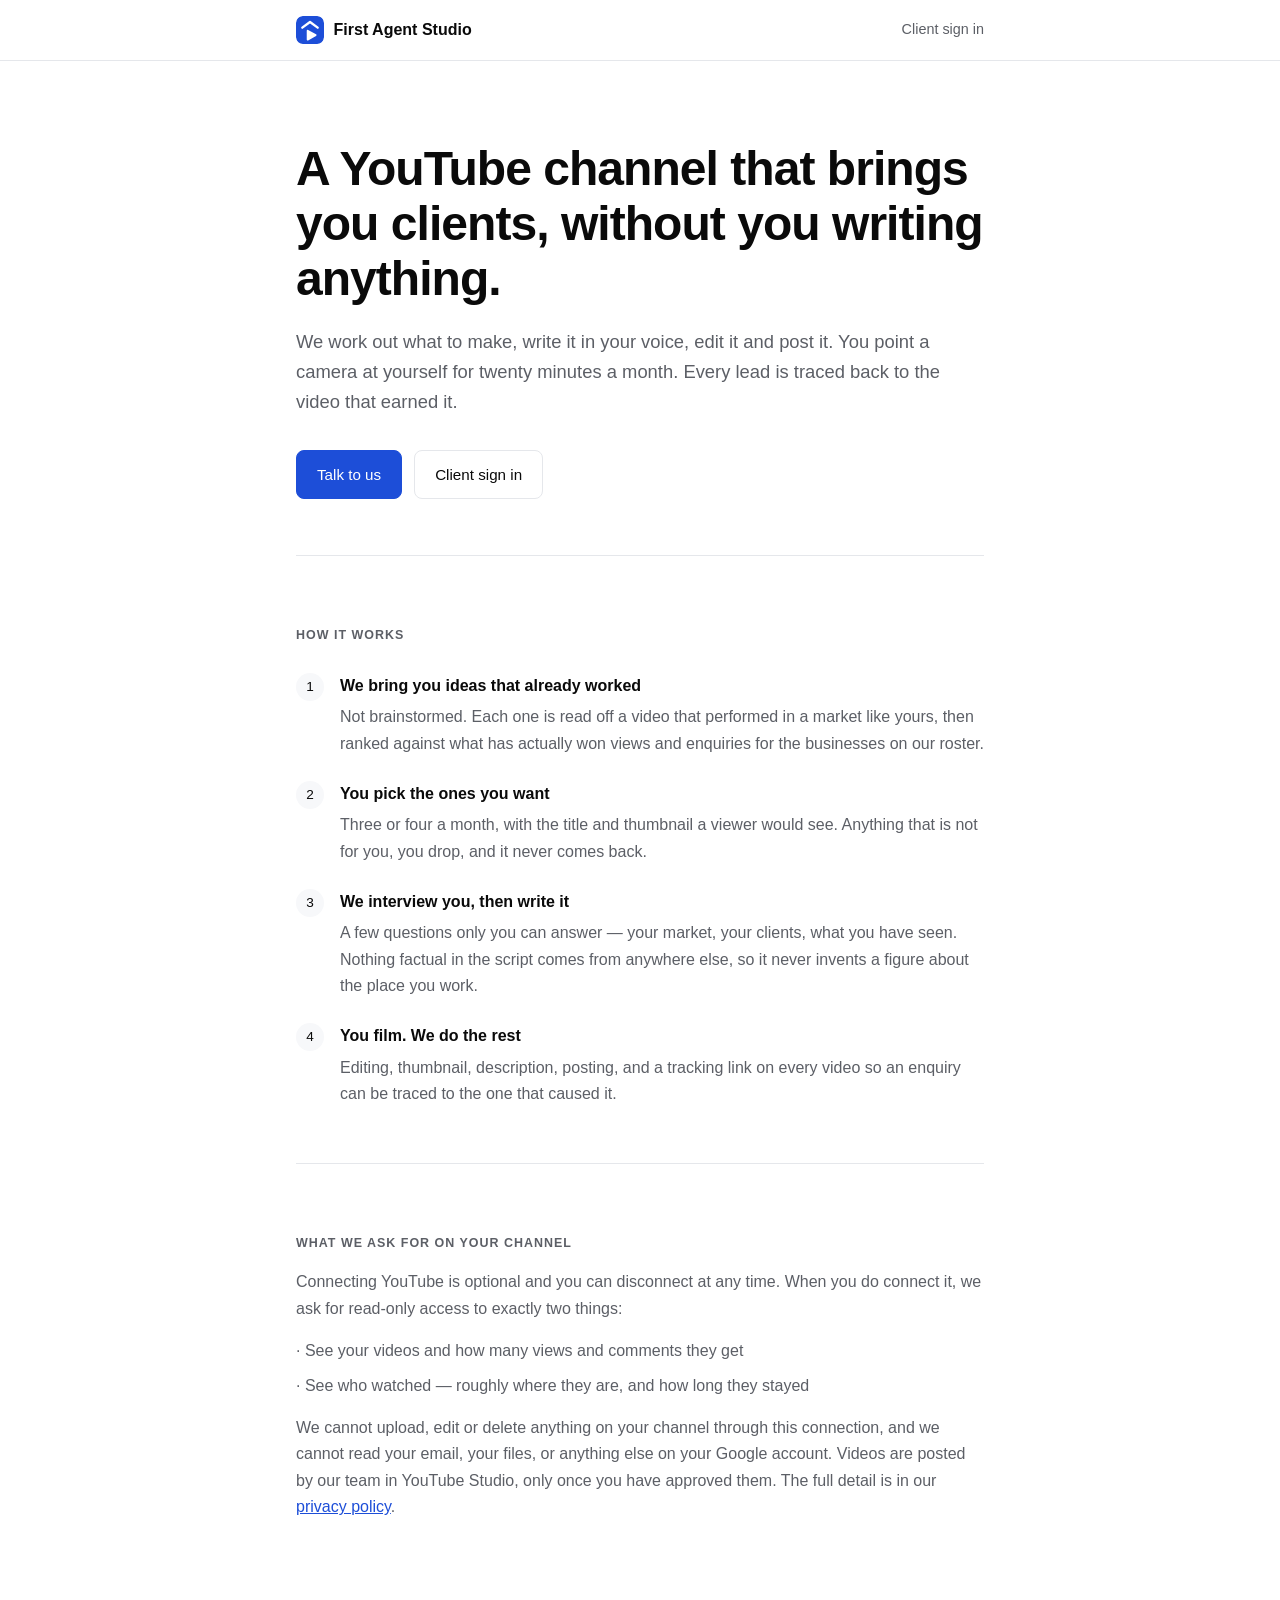
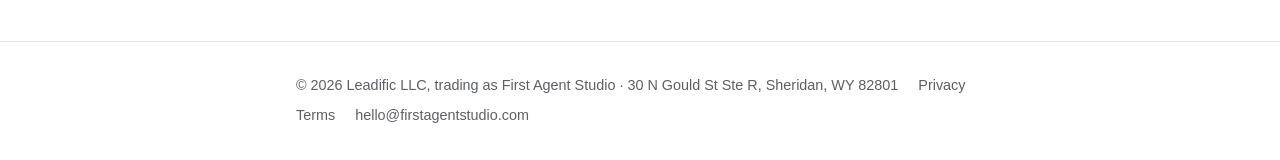
<file: index.html>
<!doctype html>
<html lang="en">
<head>
<meta charset="utf-8">
<meta name="viewport" content="width=device-width, initial-scale=1">
<title>First Agent Studio</title>
<meta name="description" content="YouTube production and lead attribution for local businesses. We work out what to make, write it in your voice, edit it and post it.">
<link rel="icon" href="logo.svg">
<link rel="stylesheet" href="styles.css">
</head>
<body>
<header><div class="wrap">
  <a class="brand" href="/"><img src="logo.svg" alt="">First Agent Studio</a>
  <nav><a href="https://app.firstagentstudio.com">Client sign in</a></nav>
</div></header>

<main class="wrap">
  <section>
    <h1>A YouTube channel that brings you clients, without you writing anything.</h1>
    <p class="lede">
      We work out what to make, write it in your voice, edit it and post it. You point a
      camera at yourself for twenty minutes a month. Every lead is traced back to the video
      that earned it.
    </p>
    <div class="actions">
      <a class="btn" href="mailto:hello@firstagentstudio.com?subject=First%20Agent%20Studio">Talk to us</a>
      <a class="btn ghost" href="https://app.firstagentstudio.com">Client sign in</a>
    </div>
  </section>

  <section>
    <p class="eyebrow">How it works</p>
    <ol class="steps">
      <li><span class="n">1</span><div>
        <strong>We bring you ideas that already worked</strong>
        <p>Not brainstormed. Each one is read off a video that performed in a market like
        yours, then ranked against what has actually won views and enquiries for the
        businesses on our roster.</p>
      </div></li>
      <li><span class="n">2</span><div>
        <strong>You pick the ones you want</strong>
        <p>Three or four a month, with the title and thumbnail a viewer would see. Anything
        that is not for you, you drop, and it never comes back.</p>
      </div></li>
      <li><span class="n">3</span><div>
        <strong>We interview you, then write it</strong>
        <p>A few questions only you can answer — your market, your clients, what you have
        seen. Nothing factual in the script comes from anywhere else, so it never invents a
        figure about the place you work.</p>
      </div></li>
      <li><span class="n">4</span><div>
        <strong>You film. We do the rest</strong>
        <p>Editing, thumbnail, description, posting, and a tracking link on every video so an
        enquiry can be traced to the one that caused it.</p>
      </div></li>
    </ol>
  </section>

  <section>
    <p class="eyebrow">What we ask for on your channel</p>
    <p>Connecting YouTube is optional and you can disconnect at any time. When you do connect
    it, we ask for read-only access to exactly two things:</p>
    <ul class="plain">
      <li>See your videos and how many views and comments they get</li>
      <li>See who watched — roughly where they are, and how long they stayed</li>
    </ul>
    <p>We cannot upload, edit or delete anything on your channel through this connection, and
    we cannot read your email, your files, or anything else on your Google account. Videos are
    posted by our team in YouTube Studio, only once you have approved them. The full detail is
    in our <a href="privacy.html">privacy policy</a>.</p>
  </section>
</main>

<footer><div class="wrap">
  <span>© 2026 Leadific LLC, trading as First Agent Studio · 30 N Gould St Ste R, Sheridan, WY 82801</span>
  <a href="privacy.html">Privacy</a>
  <a href="terms.html">Terms</a>
  <a href="mailto:hello@firstagentstudio.com">hello@firstagentstudio.com</a>
</div></footer>
</body>
</html>
</file>
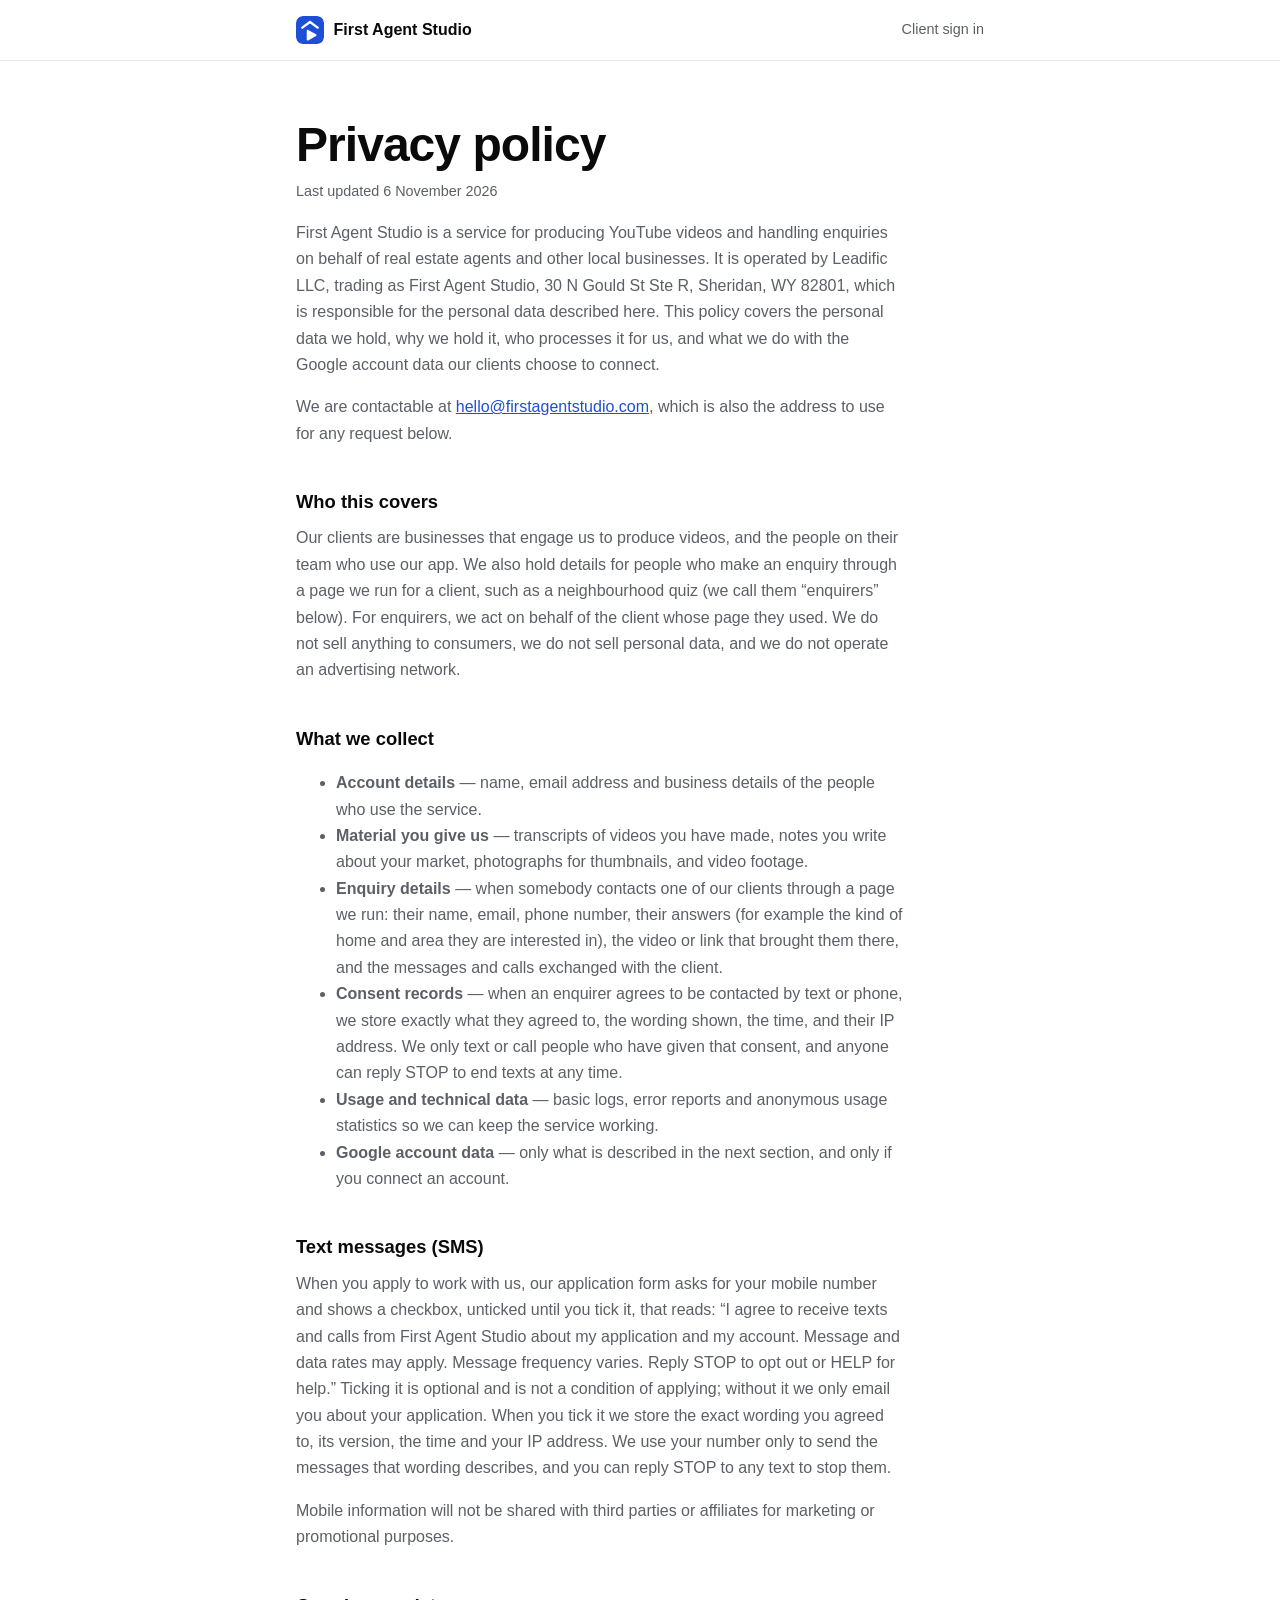
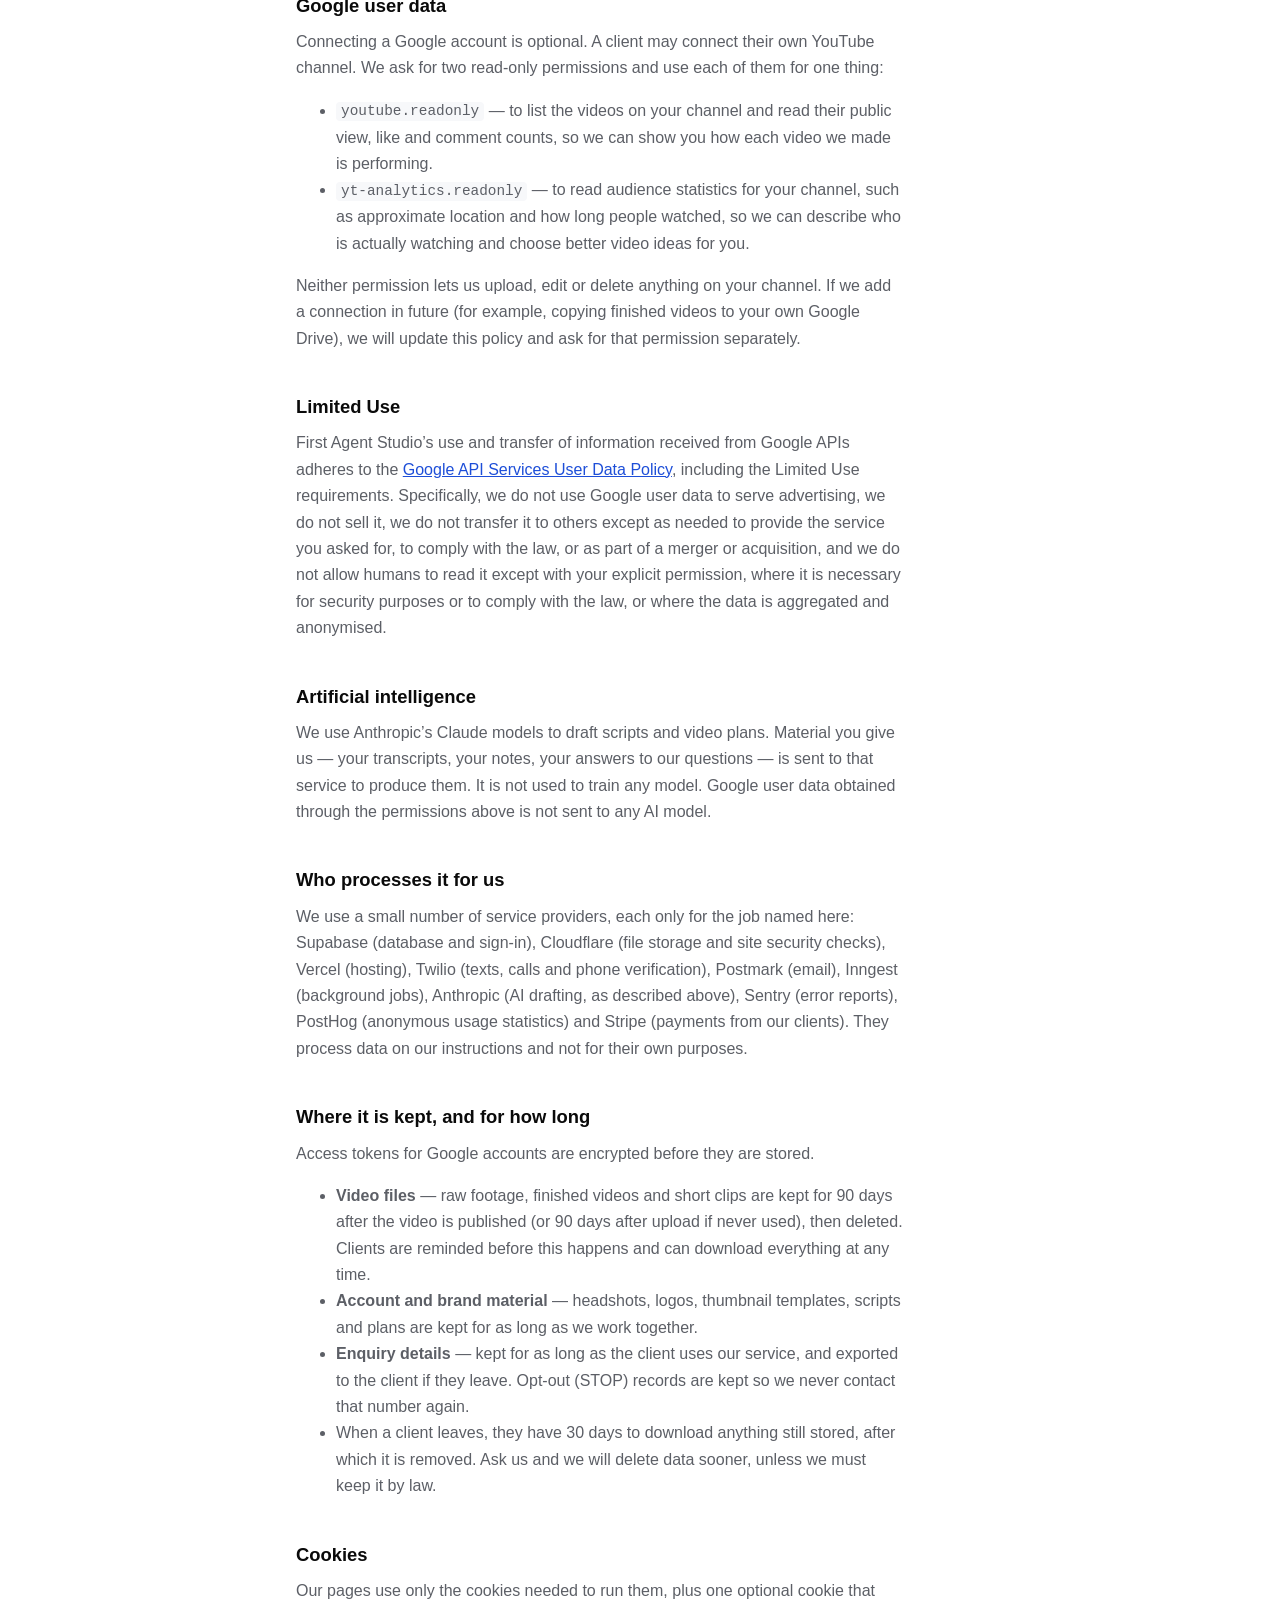
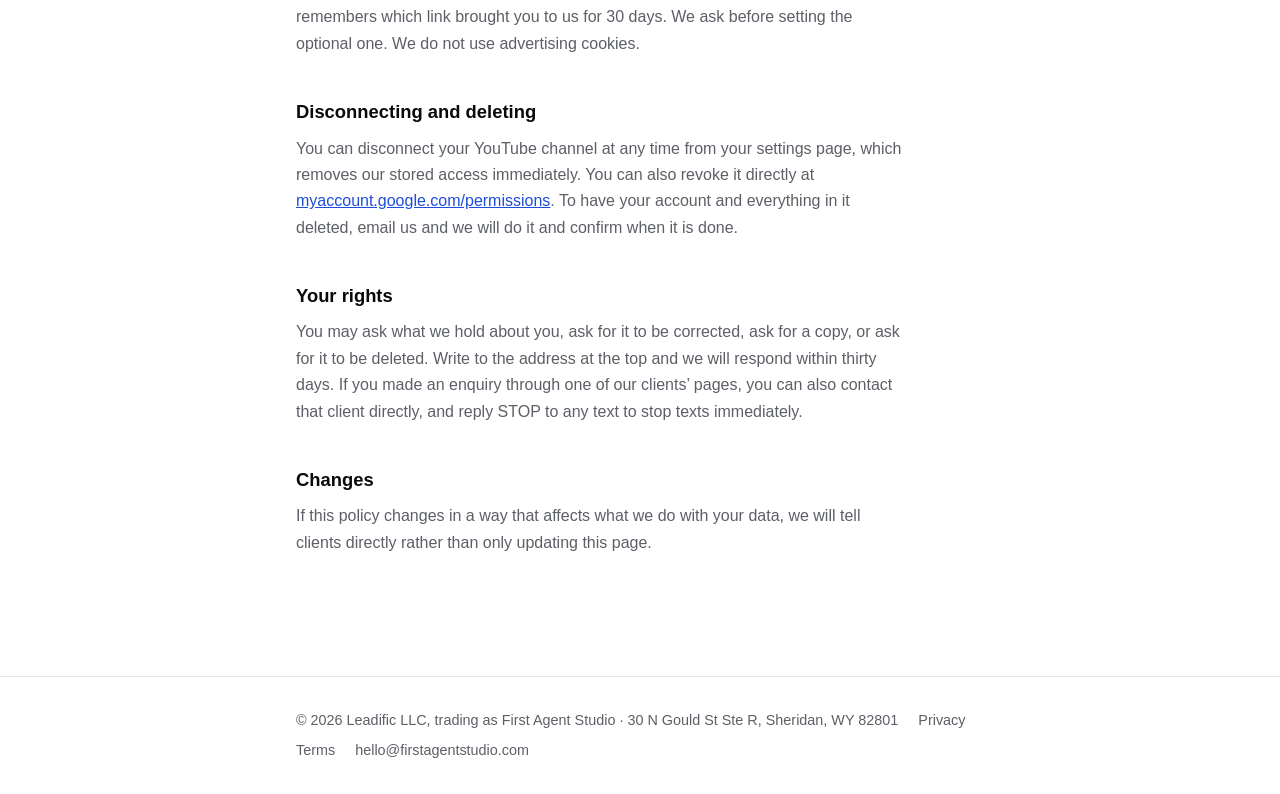
<file: privacy.html>
<!doctype html>
<html lang="en">
<head>
<meta charset="utf-8">
<meta name="viewport" content="width=device-width, initial-scale=1">
<title>Privacy policy — First Agent Studio</title>
<link rel="icon" href="logo.svg">
<link rel="stylesheet" href="styles.css">
</head>
<body>
<header><div class="wrap">
  <a class="brand" href="/"><img src="logo.svg" alt="">First Agent Studio</a>
  <nav><a href="https://app.firstagentstudio.com">Client sign in</a></nav>
</div></header>
<main class="wrap"><div class="prose" style="padding:3.5rem 0">
<h1>Privacy policy</h1>
<p style="margin-top:.5rem;font-size:.9rem">Last updated 6 November 2026</p>

<p>First Agent Studio is a service for producing YouTube videos and handling enquiries on
behalf of real estate agents and other local businesses. It is operated by Leadific LLC, trading as First Agent Studio,
30 N Gould St Ste R, Sheridan, WY 82801, which is responsible for the personal data described here. This policy covers the personal data
we hold, why we hold it, who processes it for us, and what we do with the Google account data
our clients choose to connect.</p>

<p>We are contactable at <a href="mailto:hello@firstagentstudio.com">hello@firstagentstudio.com</a>, which is
also the address to use for any request below.</p>

<h2>Who this covers</h2>
<p>Our clients are businesses that engage us to produce videos, and the people on their
team who use our app. We also hold details for people who make an enquiry through a page we
run for a client, such as a neighbourhood quiz (we call them &ldquo;enquirers&rdquo; below).
For enquirers, we act on behalf of the client whose page they used. We do not sell anything
to consumers, we do not sell personal data, and we do not operate an advertising network.</p>

<h2>What we collect</h2>
<ul>
  <li><strong>Account details</strong> — name, email address and business details of the
  people who use the service.</li>
  <li><strong>Material you give us</strong> — transcripts of videos you have made, notes you
  write about your market, photographs for thumbnails, and video footage.</li>
  <li><strong>Enquiry details</strong> — when somebody contacts one of our clients through a
  page we run: their name, email, phone number, their answers (for example the kind of home
  and area they are interested in), the video or link that brought them there, and the
  messages and calls exchanged with the client.</li>
  <li><strong>Consent records</strong> — when an enquirer agrees to be contacted by text or
  phone, we store exactly what they agreed to, the wording shown, the time, and their IP
  address. We only text or call people who have given that consent, and anyone can reply STOP
  to end texts at any time.</li>
  <li><strong>Usage and technical data</strong> — basic logs, error reports and anonymous
  usage statistics so we can keep the service working.</li>
  <li><strong>Google account data</strong> — only what is described in the next section, and
  only if you connect an account.</li>
</ul>

<h2>Text messages (SMS)</h2>
<p>When you apply to work with us, our application form asks for your mobile number and shows
a checkbox, unticked until you tick it, that reads: &ldquo;I agree to receive texts and calls from First Agent Studio about my application and my account. Message and data rates may apply. Message frequency varies. Reply STOP to opt out or HELP for help.&rdquo; Ticking it is
optional and is not a condition of applying; without it we only email you about your
application. When you tick it we store the exact wording you agreed to, its version, the time
and your IP address. We use your number only to send the messages that wording describes, and
you can reply STOP to any text to stop them.</p>
<p>Mobile information will not be shared with third parties or affiliates for marketing or promotional purposes.</p>

<h2>Google user data</h2>
<p>Connecting a Google account is optional. A client may connect their own YouTube channel.
We ask for two read-only permissions and use each of them for one thing:</p>
<ul>
  <li><code>youtube.readonly</code> — to list the videos on your channel and read their
  public view, like and comment counts, so we can show you how each video we made is
  performing.</li>
  <li><code>yt-analytics.readonly</code> — to read audience statistics for your channel, such
  as approximate location and how long people watched, so we can describe who is actually
  watching and choose better video ideas for you.</li>
</ul>
<p>Neither permission lets us upload, edit or delete anything on your channel. If we add a
connection in future (for example, copying finished videos to your own Google Drive), we will
update this policy and ask for that permission separately.</p>

<h2>Limited Use</h2>
<p>First Agent Studio&rsquo;s use and transfer of information received from Google APIs
adheres to the <a href="https://developers.google.com/terms/api-services-user-data-policy"
target="_blank" rel="noreferrer">Google API Services User Data Policy</a>, including the
Limited Use requirements. Specifically, we do not use Google user data to serve advertising,
we do not sell it, we do not transfer it to others except as needed to provide the service
you asked for, to comply with the law, or as part of a merger or acquisition, and we do not
allow humans to read it except with your explicit permission, where it is necessary for
security purposes or to comply with the law, or where the data is aggregated and
anonymised.</p>

<h2>Artificial intelligence</h2>
<p>We use Anthropic&rsquo;s Claude models to draft scripts and video plans. Material you give
us — your transcripts, your notes, your answers to our questions — is sent to that service to
produce them. It is not used to train any model. Google user data obtained through the
permissions above is not sent to any AI model.</p>

<h2>Who processes it for us</h2>
<p>We use a small number of service providers, each only for the job named here:
Supabase (database and sign-in), Cloudflare (file storage and site security checks), Vercel
(hosting), Twilio (texts, calls and phone verification), Postmark (email), Inngest
(background jobs), Anthropic (AI drafting, as described above), Sentry (error reports),
PostHog (anonymous usage statistics) and Stripe (payments from our clients). They process data
on our instructions and not for their own purposes.</p>

<h2>Where it is kept, and for how long</h2>
<p>Access tokens for Google accounts are encrypted before they are stored.</p>
<ul>
  <li><strong>Video files</strong> — raw footage, finished videos and short clips are kept for
  90 days after the video is published (or 90 days after upload if never used), then deleted.
  Clients are reminded before this happens and can download everything at any time.</li>
  <li><strong>Account and brand material</strong> — headshots, logos, thumbnail templates,
  scripts and plans are kept for as long as we work together.</li>
  <li><strong>Enquiry details</strong> — kept for as long as the client uses our service, and
  exported to the client if they leave. Opt-out (STOP) records are kept so we never contact
  that number again.</li>
  <li>When a client leaves, they have 30 days to download anything still stored, after which
  it is removed. Ask us and we will delete data sooner, unless we must keep it by law.</li>
</ul>

<h2>Cookies</h2>
<p>Our pages use only the cookies needed to run them, plus one optional cookie that remembers
which link brought you to us for 30 days. We ask before setting the optional one. We do not
use advertising cookies.</p>

<h2>Disconnecting and deleting</h2>
<p>You can disconnect your YouTube channel at any time from your settings page, which removes
our stored access immediately. You can also revoke it directly at
<a href="https://myaccount.google.com/permissions" target="_blank" rel="noreferrer">myaccount.google.com/permissions</a>.
To have your account and everything in it deleted, email us and we will do it and confirm
when it is done.</p>

<h2>Your rights</h2>
<p>You may ask what we hold about you, ask for it to be corrected, ask for a copy, or ask for
it to be deleted. Write to the address at the top and we will respond within thirty days. If
you made an enquiry through one of our clients&rsquo; pages, you can also contact that client
directly, and reply STOP to any text to stop texts immediately.</p>

<h2>Changes</h2>
<p>If this policy changes in a way that affects what we do with your data, we will tell
clients directly rather than only updating this page.</p>

</div></main>
<footer><div class="wrap">
  <span>© 2026 Leadific LLC, trading as First Agent Studio · 30 N Gould St Ste R, Sheridan, WY 82801</span>
  <a href="privacy.html">Privacy</a>
  <a href="terms.html">Terms</a>
  <a href="mailto:hello@firstagentstudio.com">hello@firstagentstudio.com</a>
</div></footer>
</body>
</html>
</file>
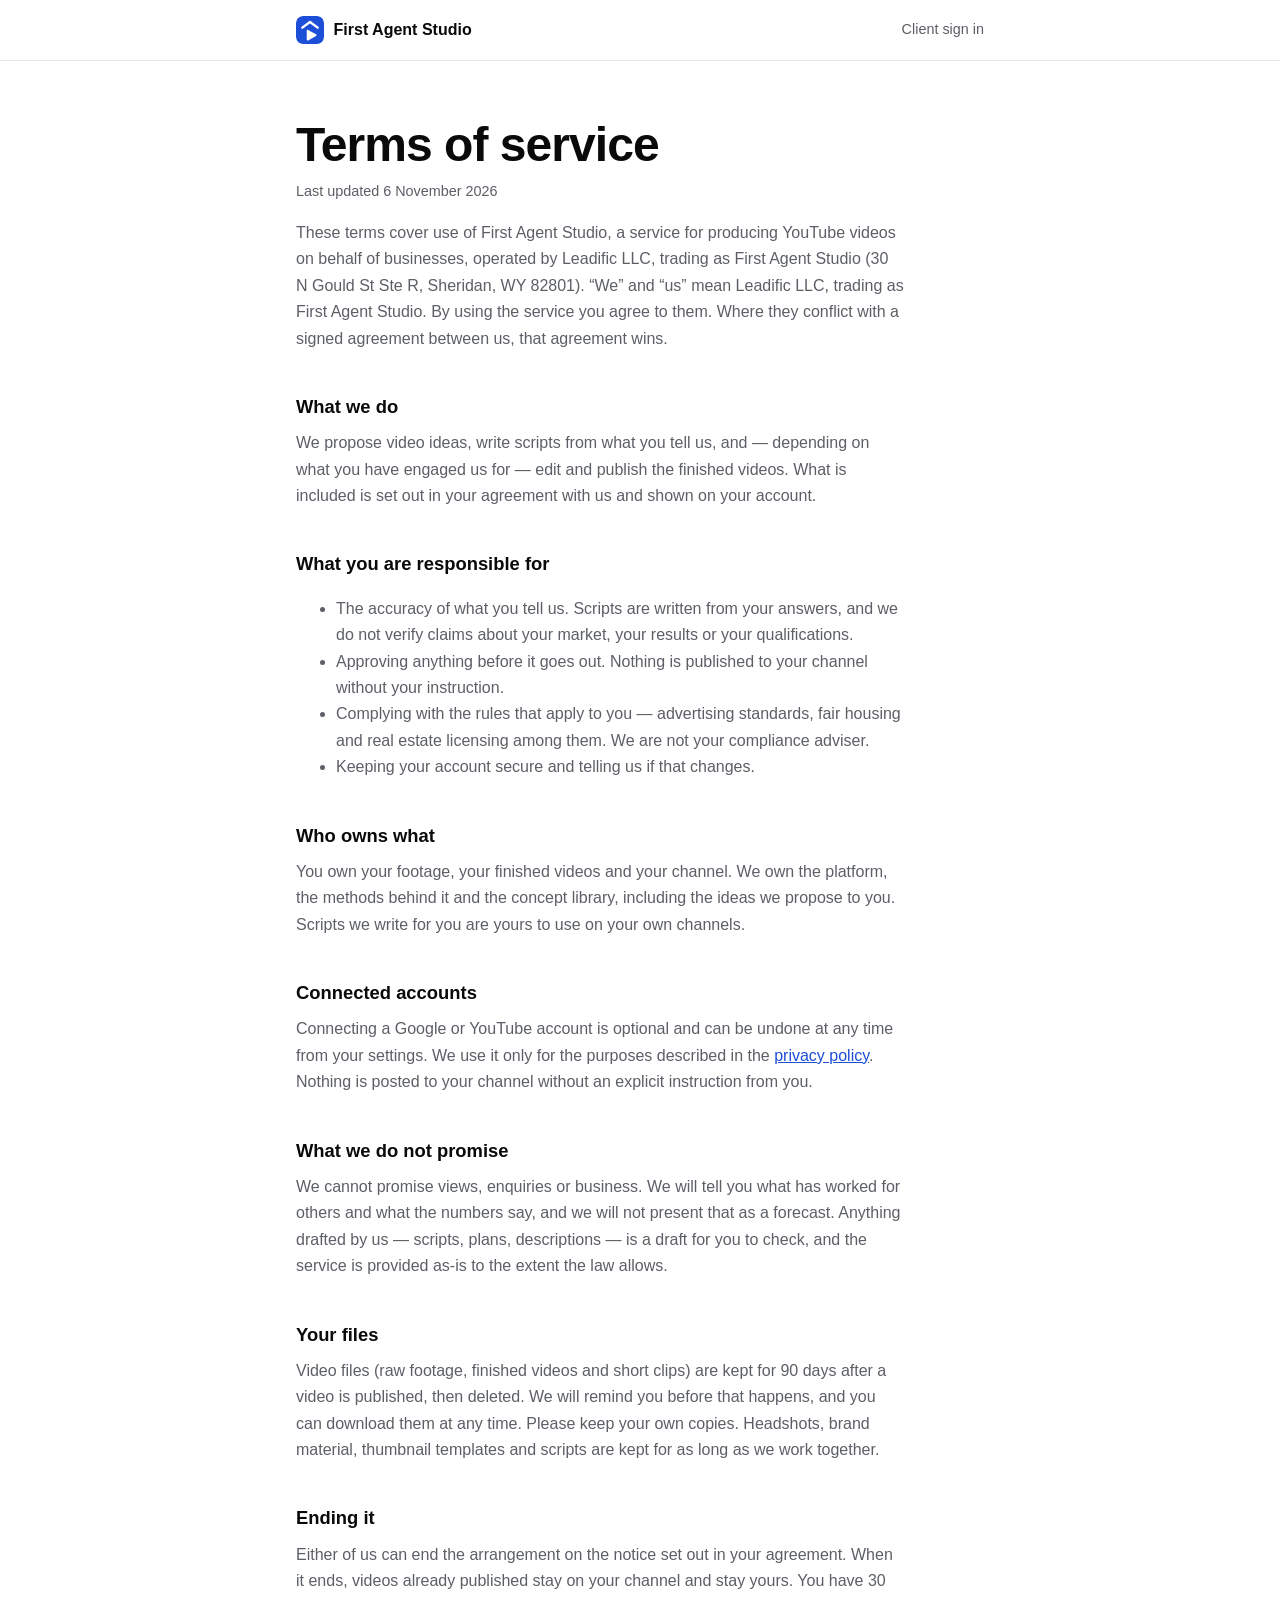
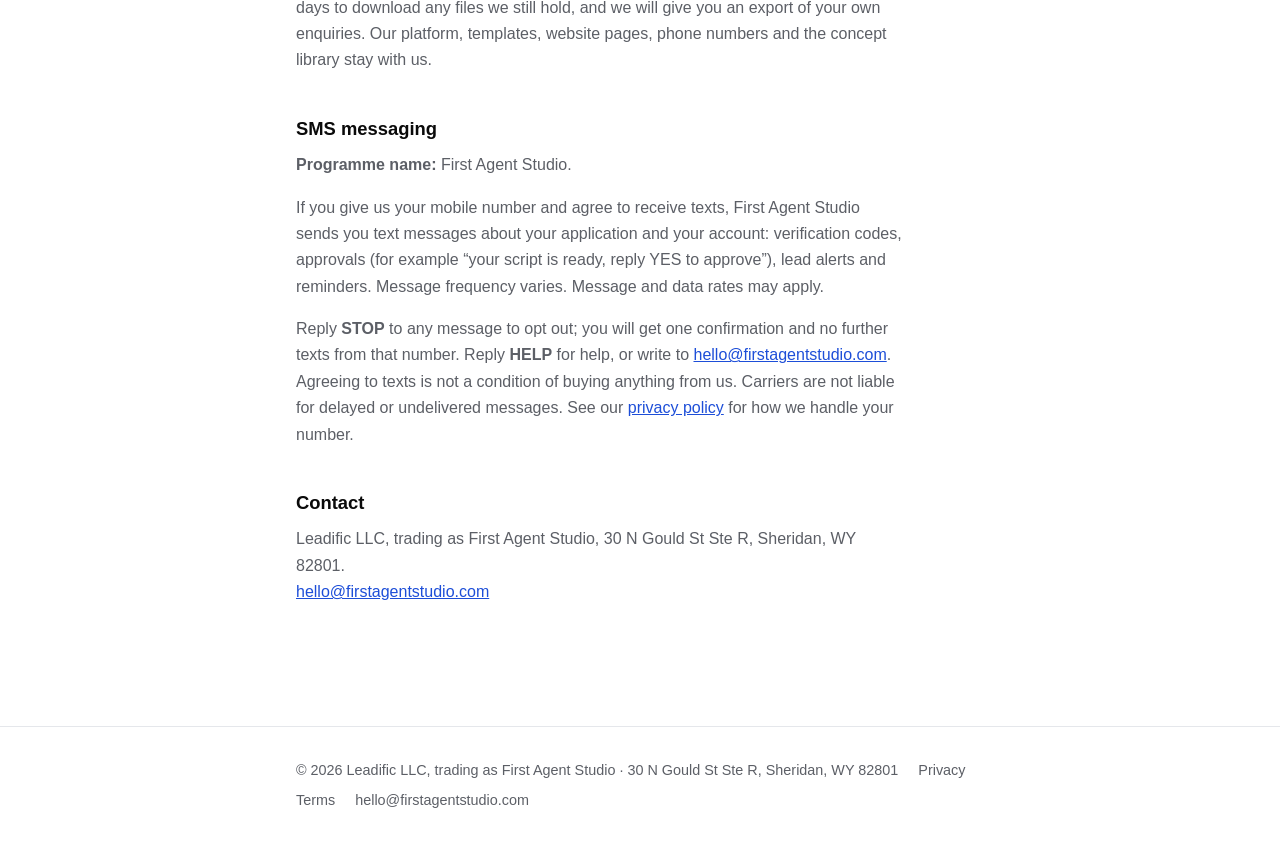
<file: terms.html>
<!doctype html>
<html lang="en">
<head>
<meta charset="utf-8">
<meta name="viewport" content="width=device-width, initial-scale=1">
<title>Terms of service — First Agent Studio</title>
<link rel="icon" href="logo.svg">
<link rel="stylesheet" href="styles.css">
</head>
<body>
<header><div class="wrap">
  <a class="brand" href="/"><img src="logo.svg" alt="">First Agent Studio</a>
  <nav><a href="https://app.firstagentstudio.com">Client sign in</a></nav>
</div></header>
<main class="wrap"><div class="prose" style="padding:3.5rem 0">
<h1>Terms of service</h1>
<p style="margin-top:.5rem;font-size:.9rem">Last updated 6 November 2026</p>

<p>These terms cover use of First Agent Studio, a service for producing YouTube videos on
behalf of businesses, operated by Leadific LLC, trading as First Agent Studio (30 N Gould St Ste R, Sheridan, WY 82801). &ldquo;We&rdquo; and &ldquo;us&rdquo; mean Leadific LLC, trading as First Agent Studio. By using the service you agree to them. Where they conflict with a
signed agreement between us, that agreement wins.</p>

<h2>What we do</h2>
<p>We propose video ideas, write scripts from what you tell us, and — depending on what you
have engaged us for — edit and publish the finished videos. What is included is set out in
your agreement with us and shown on your account.</p>

<h2>What you are responsible for</h2>
<ul>
  <li>The accuracy of what you tell us. Scripts are written from your answers, and we do not
  verify claims about your market, your results or your qualifications.</li>
  <li>Approving anything before it goes out. Nothing is published to your channel without
  your instruction.</li>
  <li>Complying with the rules that apply to you — advertising standards, fair housing and
  real estate licensing among them. We are not your compliance adviser.</li>
  <li>Keeping your account secure and telling us if that changes.</li>
</ul>

<h2>Who owns what</h2>
<p>You own your footage, your finished videos and your channel. We own the platform, the
methods behind it and the concept library, including the ideas we propose to you. Scripts we
write for you are yours to use on your own channels.</p>

<h2>Connected accounts</h2>
<p>Connecting a Google or YouTube account is optional and can be undone at any time from your
settings. We use it only for the purposes described in the
<a href="privacy.html">privacy policy</a>. Nothing is posted to your channel without an
explicit instruction from you.</p>

<h2>What we do not promise</h2>
<p>We cannot promise views, enquiries or business. We will tell you what has worked for
others and what the numbers say, and we will not present that as a forecast. Anything drafted
by us — scripts, plans, descriptions — is a draft for you to check, and the service is
provided as-is to the extent the law allows.</p>

<h2>Your files</h2>
<p>Video files (raw footage, finished videos and short clips) are kept for 90 days after a
video is published, then deleted. We will remind you before that happens, and you can
download them at any time. Please keep your own copies. Headshots, brand material, thumbnail
templates and scripts are kept for as long as we work together.</p>

<h2>Ending it</h2>
<p>Either of us can end the arrangement on the notice set out in your agreement. When it
ends, videos already published stay on your channel and stay yours. You have 30 days to
download any files we still hold, and we will give you an export of your own enquiries.
Our platform, templates, website pages, phone numbers and the concept library stay with
us.</p>

<h2>SMS messaging</h2>
<p><strong>Programme name:</strong> First Agent Studio.</p>
<p>If you give us your mobile number and agree to receive texts, First Agent Studio sends you
text messages about your application and your account: verification codes, approvals (for
example &ldquo;your script is ready, reply YES to approve&rdquo;), lead alerts and reminders.
Message frequency varies. Message and data rates may apply.</p>
<p>Reply <strong>STOP</strong> to any message to opt out; you will get one confirmation and no
further texts from that number. Reply <strong>HELP</strong> for help, or write to
<a href="mailto:hello@firstagentstudio.com">hello@firstagentstudio.com</a>. Agreeing to texts is
not a condition of buying anything from us. Carriers are not liable for delayed or undelivered
messages. See our <a href="privacy.html">privacy policy</a> for how we handle your number.</p>

<h2>Contact</h2>
<p>Leadific LLC, trading as First Agent Studio, 30 N Gould St Ste R, Sheridan, WY 82801.<br><a href="mailto:hello@firstagentstudio.com">hello@firstagentstudio.com</a></p>

</div></main>
<footer><div class="wrap">
  <span>© 2026 Leadific LLC, trading as First Agent Studio · 30 N Gould St Ste R, Sheridan, WY 82801</span>
  <a href="privacy.html">Privacy</a>
  <a href="terms.html">Terms</a>
  <a href="mailto:hello@firstagentstudio.com">hello@firstagentstudio.com</a>
</div></footer>
</body>
</html>
</file>
<file: styles.css>
/*
  One stylesheet, no build step.

  This site exists to be live on a real domain quickly: Google will not verify the YouTube
  scopes against localhost, and a privacy policy that is not published is not a policy. Flat
  HTML deploys to GitHub Pages straight from the repository, so connecting a domain is a DNS
  record rather than a pipeline.
*/
:root {
  --bg: #ffffff;
  --fg: #0a0a0a;
  --muted: #5c5f66;
  --border: #e5e7eb;
  --surface: #f7f8fa;
  --accent: #1d4ed8;
}
@media (prefers-color-scheme: dark) {
  :root {
    --bg: #0b0c0e;
    --fg: #f4f5f7;
    --muted: #9ca3af;
    --border: #23262b;
    --surface: #131519;
    --accent: #6d92ff;
  }
}
* { box-sizing: border-box; }
body {
  margin: 0;
  background: var(--bg);
  color: var(--fg);
  font: 16px/1.65 -apple-system, BlinkMacSystemFont, "Segoe UI", Inter, Helvetica, Arial, sans-serif;
  -webkit-font-smoothing: antialiased;
}
a { color: var(--accent); }
code { font-size: 0.9em; background: var(--surface); padding: 0.1em 0.35em; border-radius: 4px; }
.wrap { max-width: 46rem; margin: 0 auto; padding: 0 1.5rem; }
.prose { max-width: 38rem; }

header { border-bottom: 1px solid var(--border); }
header .wrap { display: flex; align-items: center; gap: 0.75rem; padding-top: 1rem; padding-bottom: 1rem; }
.brand { display: flex; align-items: center; gap: 0.6rem; font-weight: 600; color: var(--fg); text-decoration: none; }
.brand img { width: 28px; height: 28px; border-radius: 7px; }
header nav { margin-left: auto; font-size: 0.9rem; }
header nav a { color: var(--muted); text-decoration: none; }
header nav a:hover { color: var(--fg); }

h1 { font-size: clamp(2rem, 5vw, 3rem); line-height: 1.15; letter-spacing: -0.02em; margin: 0; }
h2 { font-size: 1.15rem; margin: 2.5rem 0 0; }
.eyebrow { font-size: 0.78rem; font-weight: 600; letter-spacing: 0.08em; text-transform: uppercase; color: var(--muted); }
.lede { font-size: 1.15rem; color: var(--muted); margin: 1.25rem 0 0; }
p { color: var(--muted); }
.prose p, .prose li { color: var(--muted); }
.prose h2 + p { margin-top: 0.5rem; }

section { padding: 3.5rem 0; border-top: 1px solid var(--border); }
section:first-of-type { border-top: 0; padding-top: 5rem; }

.actions { display: flex; flex-wrap: wrap; gap: 0.75rem; margin-top: 2rem; }
.btn {
  display: inline-block; padding: 0.7rem 1.25rem; border-radius: 8px;
  font-size: 0.95rem; font-weight: 500; text-decoration: none;
  background: var(--accent); color: #fff; border: 1px solid var(--accent);
}
.btn.ghost { background: transparent; color: var(--fg); border-color: var(--border); }
.btn:hover { opacity: 0.9; }

ol.steps { list-style: none; padding: 0; margin: 1.75rem 0 0; }
ol.steps li { display: flex; gap: 1rem; margin-top: 1.5rem; }
ol.steps .n {
  flex: 0 0 1.75rem; height: 1.75rem; border-radius: 50%; background: var(--surface);
  display: grid; place-items: center; font-size: 0.85rem; font-weight: 500; color: var(--fg);
}
ol.steps strong { color: var(--fg); font-weight: 600; }
ol.steps p { margin: 0.3rem 0 0; }

ul.plain { list-style: none; padding: 0; }
ul.plain li { margin-top: 0.5rem; color: var(--muted); }
ul.plain li::before { content: "· "; }

footer { border-top: 1px solid var(--border); margin-top: 3rem; }
footer .wrap { display: flex; flex-wrap: wrap; gap: 0.4rem 1.25rem; padding: 2rem 1.5rem; font-size: 0.9rem; color: var(--muted); }
footer a { color: var(--muted); text-decoration: none; }
footer a:hover { color: var(--fg); }
</file>
